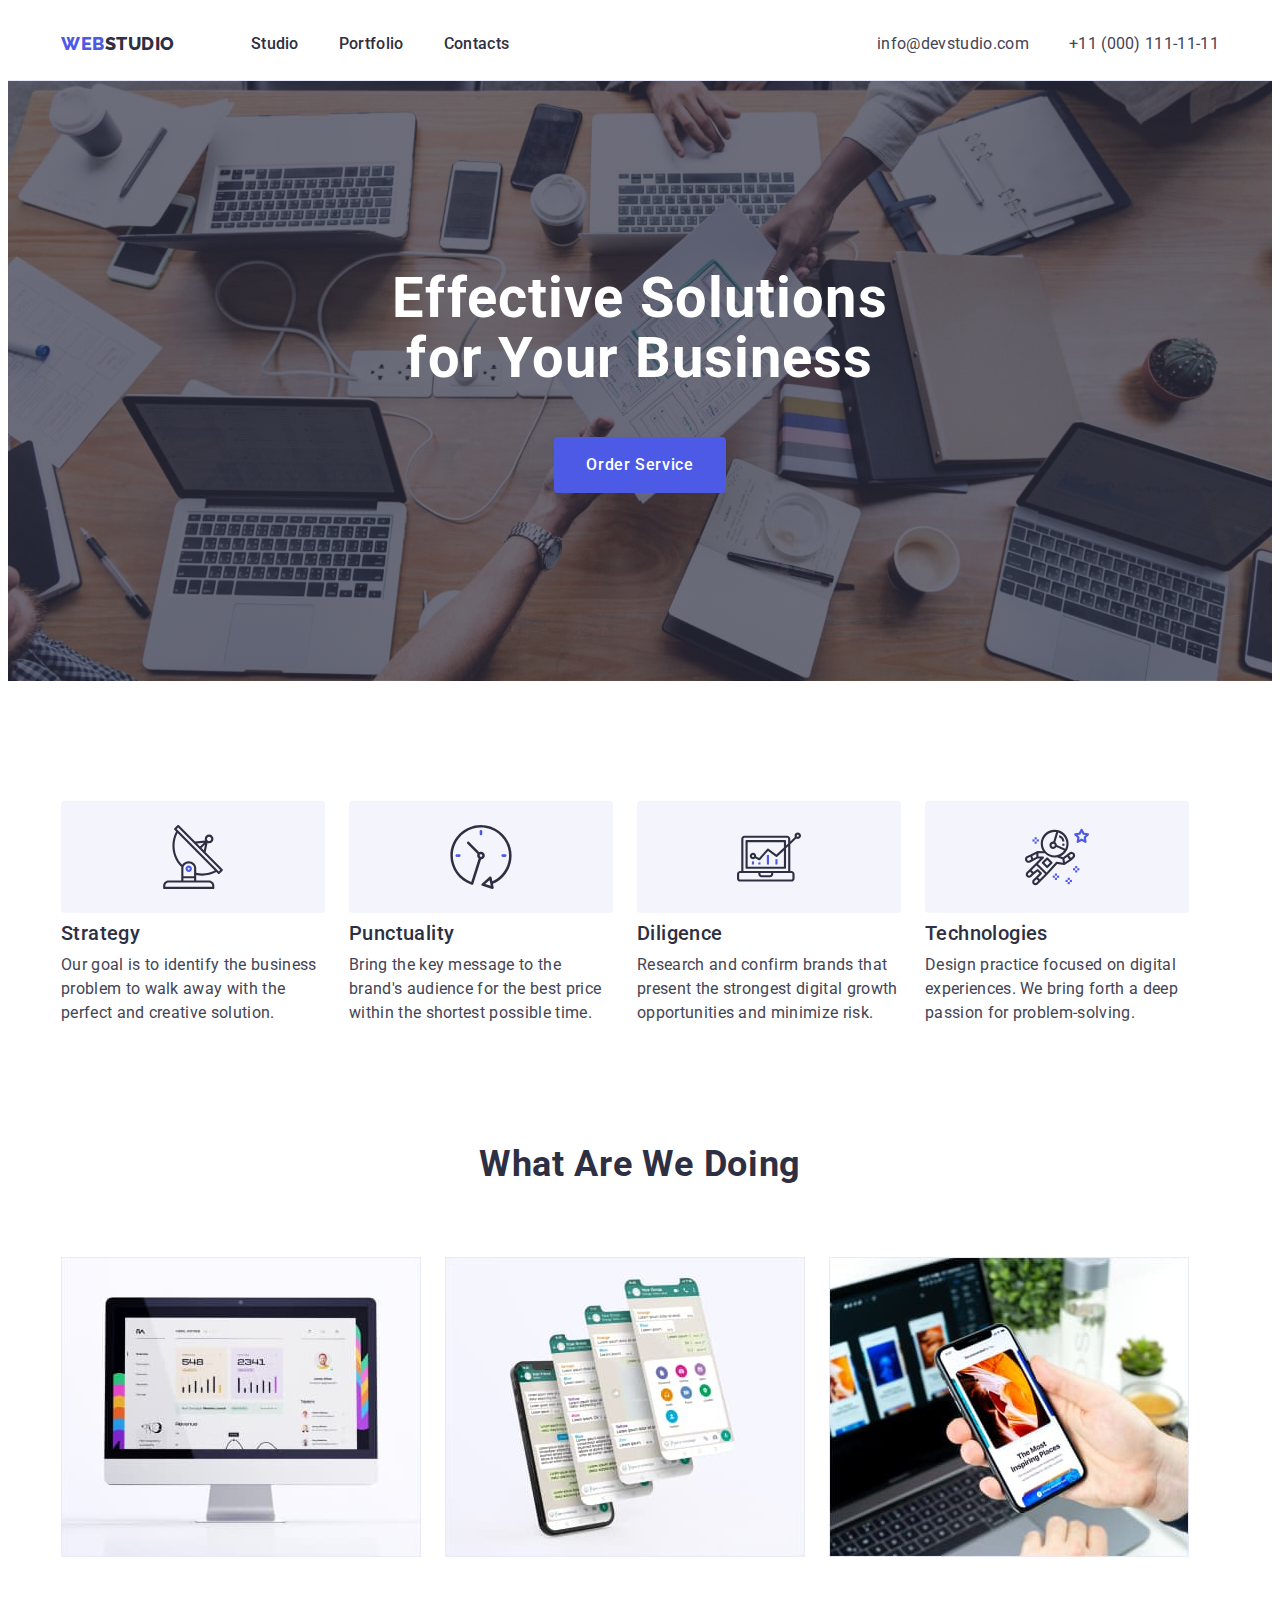
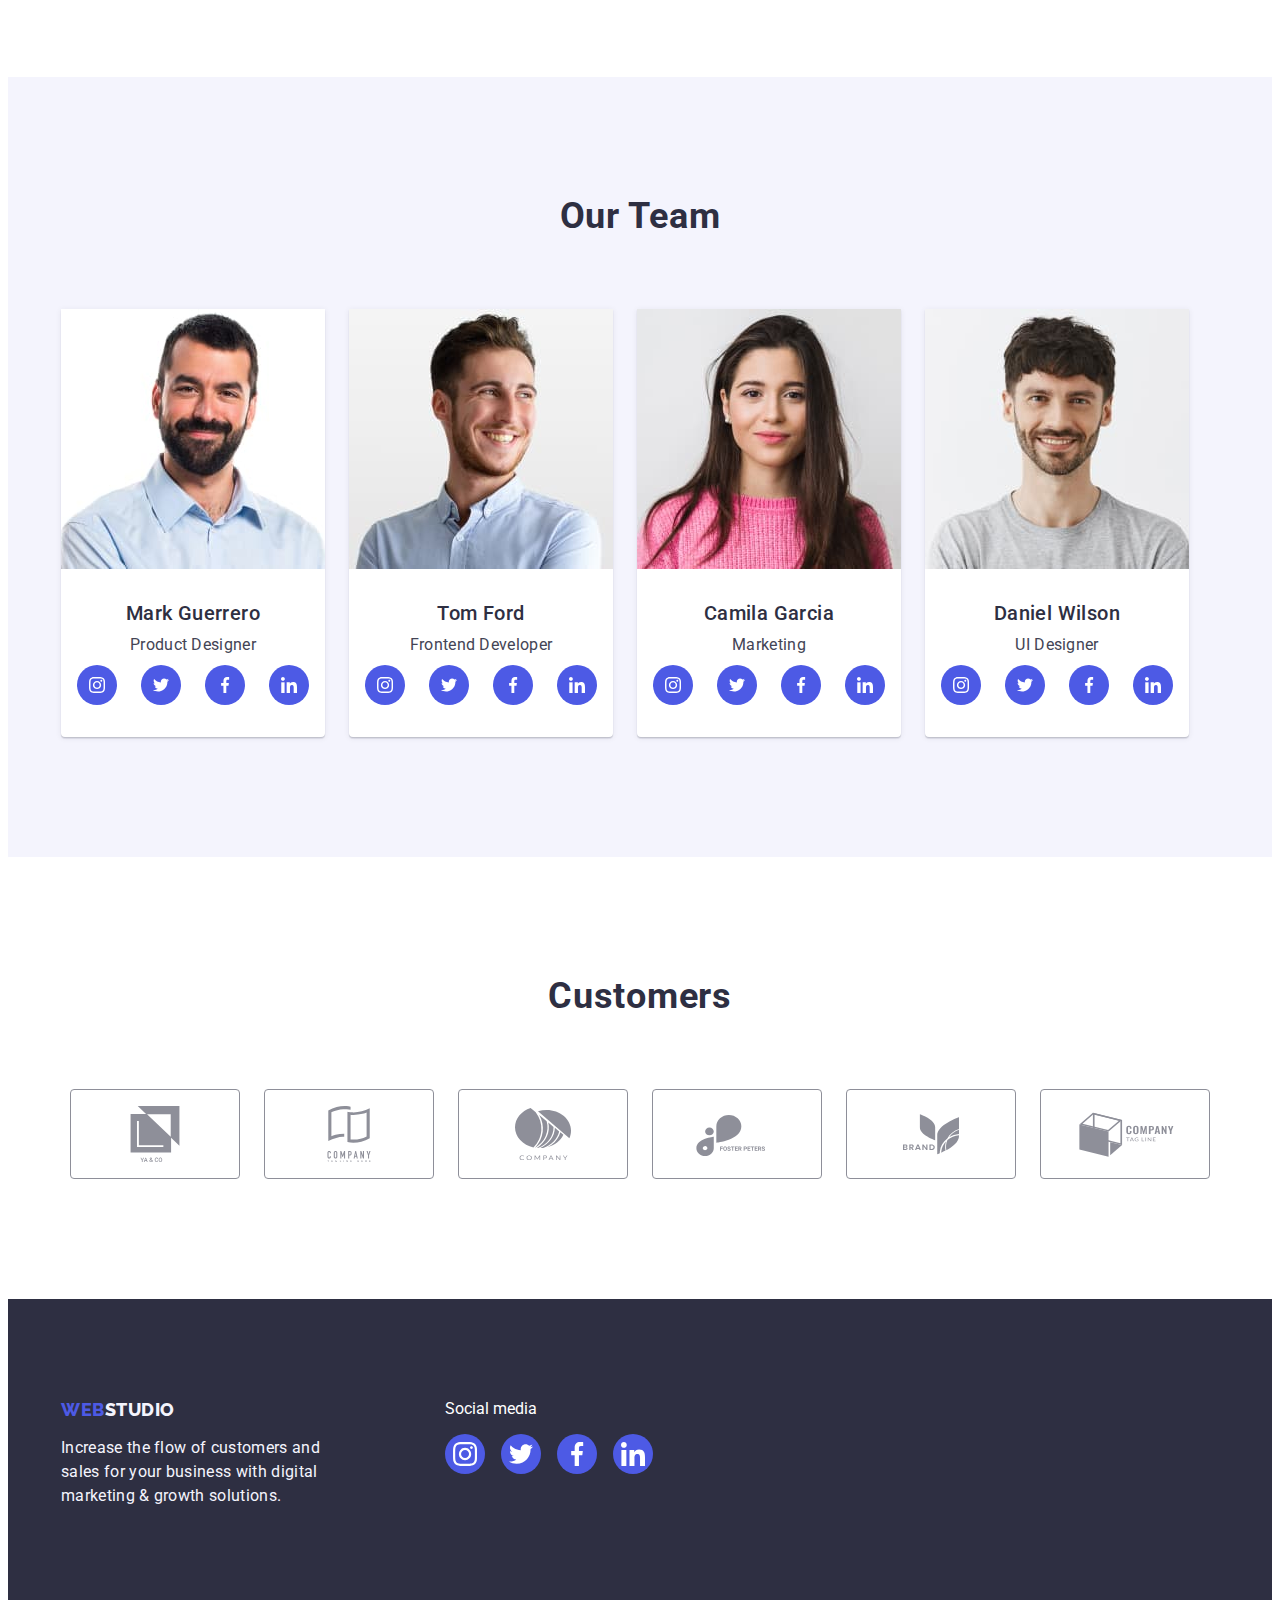
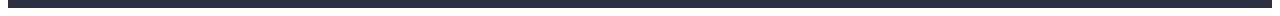
<file: index.html>
<!DOCTYPE html>
<html lang="en">
<head>
    <meta charset="UTF-8">
    <meta http-equiv="X-UA-Compatible" content="IE=edge">
    <meta name="viewport" content="width=device-width, initial-scale=1.0">
    <title>WebStudio</title>
    <link rel="preconnect" href="https://fonts.googleapis.com">
<link rel="preconnect" href="https://fonts.gstatic.com" crossorigin>
<link href="https://fonts.googleapis.com/css2?family=Raleway:wght@800&family=Roboto:wght@400;500;700;900&display=swap" rel="stylesheet">
<link rel="stylesheet" href="https://cdnjs.cloudflare.com/ajax/libs/modern-normalize/1.1.0/modern-normalize.min.css" integrity="sha512-wpPYUAdjBVSE4KJnH1VR1HeZfpl1ub8YT/NKx4PuQ5NmX2tKuGu6U/JRp5y+Y8XG2tV+wKQpNHVUX03MfMFn9Q==" crossorigin="anonymous" referrerpolicy="no-referrer" />
    <link rel="stylesheet" href="./css/styles.css">
</head>
<body>
    <header class="header"><div class="container header-container">
       <nav class="header-nav">  <a class="link logo" href="./index.html"> Web<span class="header-logo" >Studio</span></a>
        <ul class="list header-list">
            <li> <a class="link nav-list" href="./index.html">Studio</a> </li>
            <li>  <a class="link nav-list" href="./portfolio.html">Portfolio</a> </li>
            <li>  <a class="link nav-list" href="">Contacts</a> </li>
        </ul></nav>
      <address class="adress"> <ul class="list adress-list"><li>
        <a class=" mail link" href="mailto:info@devstudio.com">info@devstudio.com</a></li>
       <li><a class=" mail link" href="tel:+110001111111">+11 (000) 111-11-11</a></li></ul></address> </div>
    </header>
    <main>
        <section class="section-hero"><div class="container">
            <h1 class="title">Effective Solutions
for Your Business</h1>
<button class="hero-button" type="button">Order Service</button> 
</div>  </section>
        <section class="section section-two"><div class="
            container">
            <h2 hidden class="hidden-title">section2</h2>
<ul class="list list-section-two">
    <li ><a class="advantages-icons"><svg class="advantages-icon"><use href="./images/icons.svg#icon-antenna"></use></svg></a><h3 class="subtitle">Strategy</h3>
    <p class="text">Our goal is to identify the business
problem to walk away with the perfect and creative solution. </p></li>
    <li><a class="advantages-icons"><svg class="advantages-icon"><use href="./images/icons.svg#icon-clock"></use></svg></a><h3 class="subtitle">Punctuality</h3>
    
    <p class="text ">Bring the key message to the brand's audience for the best price within the shortest possible time.</p></li>
    <li><a class="advantages-icons"><svg class="advantages-icon"><use href="./images/icons.svg#icon-diagram"></use></svg></a><h3 class="subtitle">Diligence</h3>
    <p class="text ">Research and confirm brands that present the strongest digital growth opportunities and minimize risk.</p></li>
    <li><a class="advantages-icons"><svg class="advantages-icon"><use href="./images/icons.svg#icon-astronaut"></use></svg></a><h3 class="subtitle">Technologies</h3>
    <p class="text">Design practice focused on digital experiences. We bring forth a deep passion for problem-solving.</p></li>
</ul>
</div> </section>
        <section class="section"><div class="container">
            <h2 class="caption">
            What are we doing
        </h2>
        <ul class="list list-section-three">
            <li class="item-section-three"><img src="./images/comp.jpg" alt="computer" width="360"></li>
            <li class="item-section-three"><img src="./images/phone.jpg" alt="phone" width="360"></li>
            <li class="item-section-three"><img src="./images/phonecomp.jpg" alt="computer and phone " width="360"> </li>
        </ul></div>
    </section>
        <section class=" section section-our-team"><div class="container">
            <h2 class="caption">Our Team</h2>
            <ul class="list list-our-team "><li class="item item-our-team"> <img src="./images/mark.jpg" alt="Mark Guerrero" width="264"><div class="subtitle-our-team"><h3 class="headline">Mark Guerrero</h3><p class="desc">Product Designer</p>
                <ul class="list social-list"><li class=" social-item social-list-list"><a href="" class="social-link link-our-team"><svg width="16px" height="16px" class="social-icon"><use href="./images/icons.svg#icon-instagram"></use></svg></a></li>
                    <li class=" social-item social-list-list"><a href="" class="social-link link-our-team"><svg width="16px" height="16px" class="social-icon"><use href="./images/icons.svg#icon-Group"></use></svg></a></li>
                    <li class=" social-item social-list-list "><a href="" class="social-link link-our-team"><svg width="16px" height="16px" class="social-icon"><use href="./images/icons.svg#icon-facebook"></use></svg></a></li>
                    <li class=" social-item "><a href="" class="social-link link-our-team"><svg width="16px" height="16px" class="social-icon"><use href="./images/icons.svg#icon-linkedin"></use></svg></a></li>
                </ul></div></li>
            <li class="item item item-our-team"><img src="./images/tom.jpg" alt="Tom Ford" width="264"><div class="subtitle-our-team"><h3 class="headline">Tom Ford</h3><p class="desc">Frontend Developer</p>
                
                <ul class="list social-list"><li class=" social-item social-list-list "><a href="" class="social-link link-our-team"><svg width="16px" height="16px" class="social-icon"><use href="./images/icons.svg#icon-instagram"></use></svg></a></li>
                    <li class=" social-item social-list-list "><a href="" class="social-link link-our-team"><svg width="16px" height="16px" class="social-icon"><use href="./images/icons.svg#icon-Group"></use></svg></a></li>
                    <li class=" social-item social-list-list "><a href="" class="social-link link-our-team"><svg width="16px" height="16px" class="social-icon"><use href="./images/icons.svg#icon-facebook"></use></svg></a></li>
                    <li class=" social-item "><a href="" class="social-link link-our-team"><svg width="16px" height="16px" class="social-icon"><use href="./images/icons.svg#icon-linkedin"></use></svg></a></li>
                </ul>
                </div></li>
        <li class="item item item-our-team"><img src="./images/camila.jpg" alt="Camila Garcia" width="264"><div class="subtitle-our-team"><h3 class="headline">Camila Garcia</h3><p class="desc">Marketing</p>
            <ul class="list social-list"><li class=" social-item social-list-list "><a href="" class="social-link link-our-team"><svg width="16px" height="16px" class="social-icon"><use href="./images/icons.svg#icon-instagram"></use></svg></a></li>
                <li class=" social-item social-list-list "><a href="" class="social-link link-our-team"><svg width="16px" height="16px"  class="social-icon"><use href="./images/icons.svg#icon-Group"></use></svg></a></li>
                <li class=" social-item social-list-list "><a href="" class="social-link link-our-team"><svg width="16px" height="16px" class="social-icon"><use href="./images/icons.svg#icon-facebook"></use></svg></a></li>
                <li class=" social-item "><a href="" class="social-link link-our-team"><svg width="16px" height="16px" class="social-icon"><use href="./images/icons.svg#icon-linkedin"></use></svg></a></li>
            </ul>
            </div></li>
    <li class="item item item-our-team"><img src="./images/daniel.jpg" alt="Daniel Wilson" width="264"><div class="subtitle-our-team"><h3 class="headline">Daniel Wilson</h3><p class="desc">UI Designer</p>
        <ul class="list social-list"><li class=" social-item social-list-list "><a href="" class="social-link link-our-team"><svg width="16px" height="16px" class="social-icon"><use href="./images/icons.svg#icon-instagram"></use></svg></a></li>
            <li class=" social-item social-list-list"><a href="" class="social-link link-our-team"><svg width="16px" height="16px" class="social-icon"><use href="./images/icons.svg#icon-Group"></use></svg></a></li>
            <li class=" social-item social-list-list "><a href="" class="social-link link-our-team"><svg width="16px" height="16px" class="social-icon"><use href="./images/icons.svg#icon-facebook"></use></svg></a></li>
            <li class=" social-item "><a href="" class="social-link link-our-team"><svg width="16px" height="16px" class="social-icon"><use href="./images/icons.svg#icon-linkedin"></use></svg></a></li>
        </ul>
       </div></li>
</ul>
</div></section>
<section class="section"><div class="container">
    <h2 class="caption">Customers</h2>
    <ul class="customers-list list">
        <li ><a href="" class="customers-item"><svg class="customers-icon" width="104px" height="56px"><use href="./images/icons.svg#icon-groupone"></use></svg></a></li>
        <li ><a href="" class="customers-item"><svg  class="customers-icon" width="104px" height="56px"><use href="./images/icons.svg#icon-grouptwo"></use></svg></a></li>
        <li ><a href="" class="customers-item"><svg class="customers-icon"  width="104px" height="56px"><use href="./images/icons.svg#icon-groupthree"></use></svg></a></li>
        <li ><a href="" class="customers-item" ><svg class="customers-icon" width="104px" height="56px"><use href="./images/icons.svg#icon-groupfour"></use></svg></a></li>
        <li ><a href="" class="customers-item"><svg class="customers-icon" width="104px" height="56px"><use href="./images/icons.svg#icon-groupfive"></use></svg></a></li>
        <li ><a href="" class="customers-item"><svg  class="customers-icon" width="104px" height="56px"><use href="./images/icons.svg#icon-groupsix"></use></svg></a></li>
    </ul>
</div></section>

    </main>
    <footer class="footer"> <div class="container footer-container"><div><a class="link logo" href="./index.html"> Web<span class="footer-logo">Studio</span></a>
    <p class="footer-text">Increase the flow of customers and sales for your business with digital marketing & growth solutions.</p></div>
<div> <p class="text-social-media">Social media</p><ul class="list social-list"><li class=" social-item footer-item"><a href="" class="social-link footer-link"><svg width="24px" height="24px" class="social-icon"><use href="./images/icons.svg#icon-instagram"></use></svg></a></li>
    <li class=" social-item footer-item"><a href="" class="social-link footer-link"><svg width="24px" height="24px" class="social-icon"><use href="./images/icons.svg#icon-Group"></use></svg></a></li>
    <li class=" social-item footer-item"><a href="" class="social-link footer-link"><svg width="24px" height="24px" class="social-icon"><use href="./images/icons.svg#icon-facebook"></use></svg></a></li>
    <li class=" social-item  "><a href="" class="social-link footer-link"><svg width="24px" height="24px" class="social-icon"><use href="./images/icons.svg#icon-linkedin"></use></svg></a></li>
</ul></div>
</div></footer>
</body>
</html>
</file>
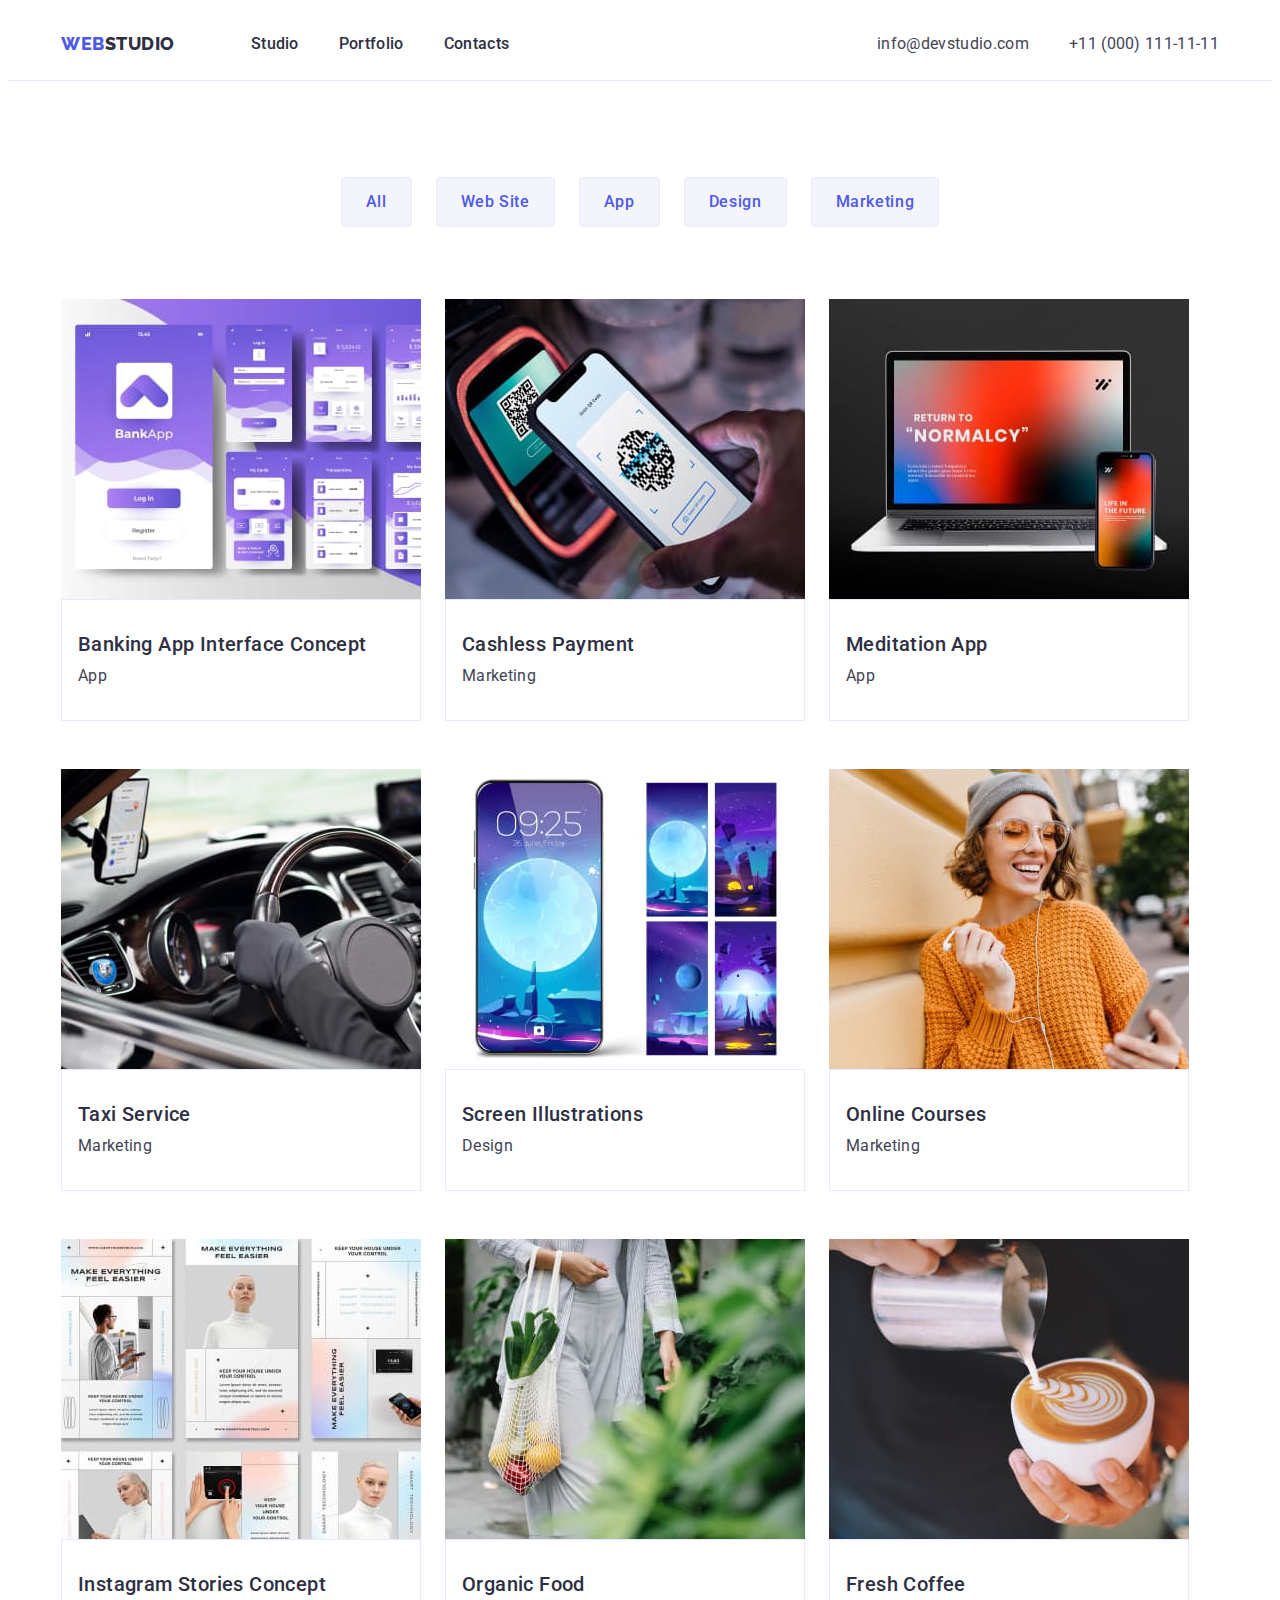
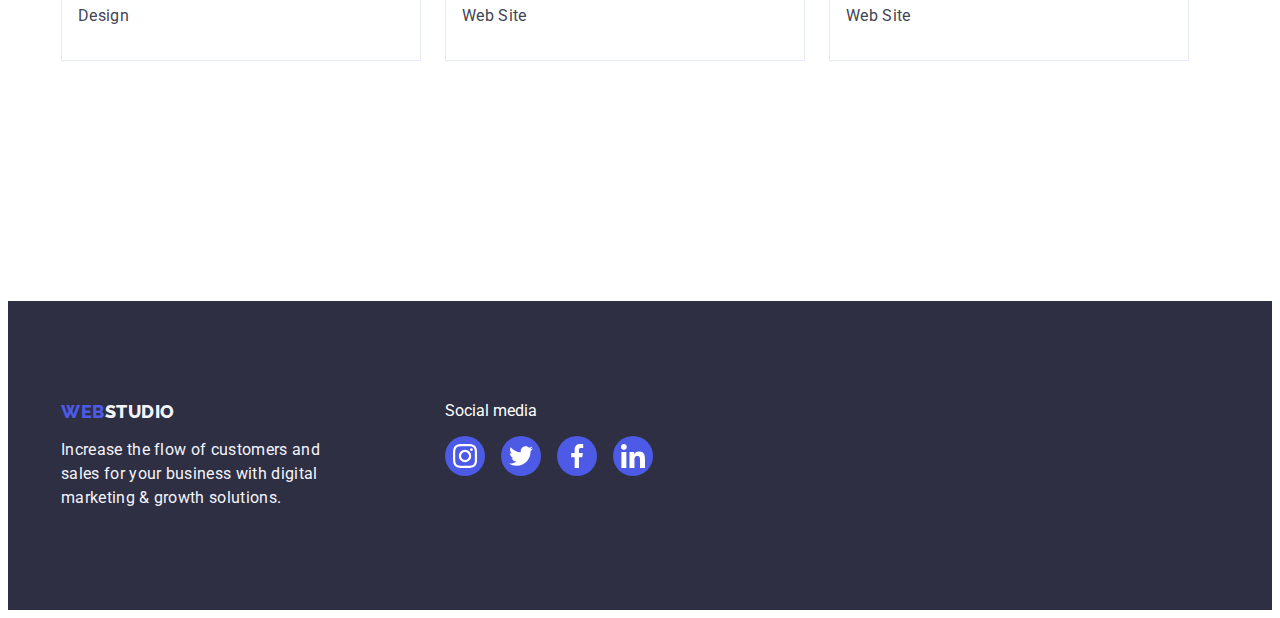
<file: portfolio.html>
<!DOCTYPE html>
<html lang="en">
<head>
    <meta charset="UTF-8">
    <meta http-equiv="X-UA-Compatible" content="IE=edge">
    <meta name="viewport" content="width=device-width, initial-scale=1.0">
    <title>Portfolio</title>
    <link rel="preconnect" href="https://fonts.googleapis.com">
    <link rel="preconnect" href="https://fonts.gstatic.com" crossorigin>
    <link href="https://fonts.googleapis.com/css2?family=Raleway:wght@800&family=Roboto:wght@400;500;700;900&display=swap" rel="stylesheet">
    <link rel="stylesheet" href="https://cdnjs.cloudflare.com/ajax/libs/modern-normalize/1.1.0/modern-normalize.min.css" integrity="sha512-wpPYUAdjBVSE4KJnH1VR1HeZfpl1ub8YT/NKx4PuQ5NmX2tKuGu6U/JRp5y+Y8XG2tV+wKQpNHVUX03MfMFn9Q==" crossorigin="anonymous" referrerpolicy="no-referrer" />
    <link rel="stylesheet" href="./css/styles.css">
</head>
<body>
    <header class="header"><div class="container header-container">
        <nav class="header-nav"> <a class="link logo " href="./index.html"> Web<span class="header-logo">Studio</span></a>
         <ul class="list header-list ">
             <li> <a class="link nav-list" href="./index.html">Studio</a> </li>
             <li>  <a class="link nav-list" href="./portfolio.html">Portfolio</a> </li>
             <li>  <a class="link nav-list" href="">Contacts</a> </li>
         </ul></nav>
       <address class="adress"><ul class="list adress-list"><li><a class="link mail" href="mailto:info@devstudio.com">info@devstudio.com</a></li>
        <li><a class="link mail" href="tel:+110001111111">+11 (000) 111-11-11</a></li></ul></address> </div>
     </header>
     <main>
        <section class="section-portfolio"><div class="container">
            <h1 hidden >Portfolio</h1>
            <ul class="list list-button">
            <li><button class="button-portfolio" type="button">All </button></li>
            <li><button class="button-portfolio" type="button">Web Site </button></li>
            <li><button class="button-portfolio" type="button"> App</button></li>
            <li><button class="button-portfolio" type="button"> Design</button></li>
            <li><button class="button-portfolio" type="button">Marketing </button></li>
        </ul>
            <ul class="list list-portfolio">
                <li class="item-potrfolio"><a class="link link-portfolio"><img src="./images/bank.jpg" alt="Banking App Concept" width="360"><div class="subtitle-portfolio"><h2 class="subtitle">Banking App Interface Concept</h2> <p class="text
                    ">App</p> </div></a></li>
                <li class="item-potrfolio"><a class="link link-portfolio"><img src="./images/cashless.jpg" alt="Payment" width="360"><div class="subtitle-portfolio"><h2 class="subtitle">Cashless Payment</h2> <p class="text">Marketing</p> </div></a> </li>
                <li class="item-potrfolio"><a class="link link-portfolio"><img src="./images/app.jpg" alt="Meditation App" width="360"><div class="subtitle-portfolio"> <h2 class="subtitle ">Meditation App</h2> <p class="text
                    ">App</p></div> </a></li>
                <li class="item-potrfolio"><a class="link link-portfolio"><img src="./images/taxi.jpg" alt="steering wheel" width="360"> <div class="subtitle-portfolio"><h2 class="subtitle">Taxi Service</h2> <p class="text">Marketing</p></div></a> </li>
                <li class="item-potrfolio"><a class="link link-portfolio"><img src="./images/illustrations.jpg" alt="Screen Illustrations" width="360"><div class="subtitle-portfolio"><h2 class="subtitle">Screen Illustrations</h2> <p class="text
                    ">Design</p> </div> </a></li>
                <li class="item-potrfolio"><a class="link link-portfolio"><img src="./images/courses.jpg" alt="woman leading a course on the phone" width="360"> <div class="subtitle-portfolio"><h2 class="subtitle">Online Courses</h2> <p class="text
                    "> Marketing</p> </div></a></li>
                <li class="item-potrfolio"><a class="link link-portfolio"><img src="./images/instagram.jpg" alt="Instagram Stories Concept" width="360"><div class="subtitle-portfolio"><h2 class="subtitle">Instagram Stories Concept</h2> <p class="text
                    ">Design</p> </div> </a></li>
                <li class="item-potrfolio"><a class="link link-portfolio"><img src="./images/food.jpg" alt="Organic Food" width="360"><div class="subtitle-portfolio"><h2 class="subtitle">Organic Food</h2> <p class="text
                    ">Web Site</p></div></a>  </li>
                <li class="item-potrfolio"><a class="link link-portfolio"><img src="./images/coffee.jpg" alt="a cup of coffee" width="360"><div class="subtitle-portfolio"> <h2 class="subtitle">Fresh Coffee</h2><p class="text
                    ">Web Site</p></div> </a> </li>
            </ul></div>
        </section>
        
    </main>

    <footer class="footer"> <div class="container footer-container"><div><a class="link logo" href="./index.html"> Web<span class="footer-logo">Studio</span></a>
        <p class="footer-text">Increase the flow of customers and sales for your business with digital marketing & growth solutions.</p></div>
    <div> <p class="text-social-media">Social media</p><ul class="list social-list"><li class=" social-item footer-item"><a class="social-link footer-link"><svg width="24px" height="24px" class="social-icon"><use href="./images/icons.svg#icon-instagram"></use></svg></a></li>
        <li class=" social-item footer-item"><a class="social-link footer-link"><svg width="24px" height="24px" class="social-icon"><use href="./images/icons.svg#icon-Group"></use></svg></a></li>
        <li class=" social-item footer-item"><a class="social-link footer-link"><svg width="24px" height="24px" class="social-icon"><use href="./images/icons.svg#icon-facebook"></use></svg></a></li>
        <li class=" social-item  "><a class="social-link footer-link"><svg width="24px" height="24px" class="social-icon"><use href="./images/icons.svg#icon-linkedin"></use></svg></a></li>
    </ul></div>
    </div></footer>
</body>
</html>
</file>
<file: css/styles.css>
:root {
    --primary-font:'Roboto', sans-serif;
    --logo-font:'Raleway',sans-serif;
    --text-color:#434455;
    --header-logo:#2E2F42;
    --logo-color:#4D5AE5;
    --footer-logo:#F4F4FD;
    --background-hero--footer-color:#2E2F42;
    --footer-text:#F4F4FD;
    --nav-list-color:#2E2F42;
    --color-footer-hover:#404BBF;
    --hero--text---:#FFFFFF;
    --button-color---: #4D5AE5;
    --background-section--: #F4F4FD;
    
}
p,h1,h2,h3,h4,h5,h6{
    margin: 0;}

ul{
    margin: 0;
    padding-left: 0;
}
button{
    cursor: pointer;
}
.visually-hidden {
    position: absolute;
    width: 1px;
    height: 1px;
    margin: -1px;
    border: 0;
    padding: 0;
    white-space: nowrap;
    clip-path: inset(100%);
    clip: rect(0 0 0 0);
    overflow: hidden;
  }
  
img {
    display: block;
     max-width: 100%;
     height: auto;
  }

.list{
    list-style: none;}
.link{
    text-decoration: none;}
body{
    font-family: var(--primary-font);
    color: var(--text-color);
background-color: var(--hero--text---);}

.container
{ 
   width:  1158px;
  padding:0 15px;
    margin: 0 auto;
  
}

   /*--------------------------HEADER----------------------------------*/
   .header{
    background-color:var(--hero--text---);
    border-bottom:1px solid #E7E9FC;
    padding-top: 24px;
    padding-bottom: 24px;
   }
   .header-container{
    display: flex;
    align-items: center;
   }
   .header-nav{
    display: flex;
  align-items: center;
  margin-right: auto;
   }
   .header-list{
    display: flex;
    gap: 40px;
    

   }
   .adress-list{
    display: flex;
    gap: 40px;
   }
   .logo{
    font-family:var(--logo-font);
font-weight: 800;
font-size: 18px;
line-height:1.17;
align-items: center;
letter-spacing: 0.03em;
text-transform: uppercase;
color:var(--logo-color);
margin-right: 76px;
   }
.header-logo{
 
color:var(--header-logo) ;
}
.nav-list{
font-weight:500;
font-size: 16px;
line-height:1.5;
letter-spacing: 0.02em;
color:var(--nav-list-color) ;

}
.nav-list:hover,
.nav-list:focus{
    color: var(--color-footer-hover);
}
.adress{font-style:inherit;
   
}
.mail{
    font-size: 16px;
    line-height: 1.5; 
    letter-spacing: 0.02em; 
    color: var(--text-color);   
}
.mail:hover,
.mail:focus{
    color: var(--color-footer-hover);
}

/*-------FOOTER-----------*/
.footer-logo{
color: var(--footer-logo);
}
.footer{
background-color: var(--background-hero--footer-color);
padding-top:100px;
padding-bottom: 100px;


}
.footer-container{
    display: flex;
    gap: 120px;
}
.text-social-media{
    color: #FFFFFF;
    margin-bottom: 16px;
}


.footer-text{

font-size: 16px;
line-height:1.5;
letter-spacing: 0.02em;
color:var(--footer-text);
margin-top: 16px;
max-width: 264px;
}
.footer-item{
    margin-right:16px;
}
.footer-link{
    background-color:  #4D5AE5;
}
.footer-link:hover,
.footer-link:focus{
    background-color:  #31D0AA;
}
/*-----INDEX-------------*/
.section{
    padding-top: 120px;
    padding-bottom: 120px;
}
/*-----HERO----------*/
.section-hero{background-color: var(--background-hero--footer-color);
    padding:188px 0;
    background-image: linear-gradient(rgba(46, 47, 66, 0.7), rgba(46, 47, 66, 0.7)), url(../images/heroimg.jpg);
    background-size:cover;
background-position: center;
    background-repeat: no-repeat;
    max-width: 1440px;
    margin: 0 auto;
  


}
.title{
    
font-size: 56px;
line-height:1.07;
text-align: center;
letter-spacing: 0.02em;
color:var(--hero--text---) ;
margin: 0 auto 48px;
width: 496px;

}
.hero-button{color: var(--hero--text---);
    font-family:inherit;
    font-weight: 500;
    font-size: 16px;
    line-height: 1.5;   
padding: 16px 32px;
border: transparent;
border-radius: 4px;
min-width: 169px;
display: block;
margin: 0 auto;
  
    letter-spacing: 0.04em;
    background-color: var(--button-color---);
    cursor: pointer;

}
.hero-button:hover,
.hero-button:focus{
    background-color:var(--color-footer-hover);
}
/*----------SECTION2--------*/
.advantages-icon{
    width: 64px;
    height: 64px;
    
}
.advantages-icons{
    background: #F4F4FD;
border-radius: 4px;
    display: block;
    width: 264px;
    height: 112px;
   display: flex;
   align-items:center;
   justify-content: center;
    margin-bottom: 8px;
    
   
}
.section-two{
    padding-bottom: 0;
}
.list-section-two{
    display: flex;
    gap: 24px;
   
}
.subtitle{
    font-weight: 500;
font-size: 20px;
line-height: 1.2;
letter-spacing: 0.02em;
color: var(--nav-list-color);
}
.text{
    font-size: 16px;
    line-height:1.5;
    letter-spacing: 0.02em;
width: 264px;
margin-top: 8px;
}
/*------SECTION3----------*/
.list-section-three{
    margin-top: 72px;
    display: flex;
    gap: 24px;

}
.item-section-three{
    width:calc((100%-48px)/3);
}
.caption{
    font-weight: 700;
font-size: 36px;
line-height:1.11;
text-align: center;
letter-spacing: 0.02em;
text-transform: capitalize;
color:var(--nav-list-color);

}
.section-our-team{
    background-color:var(--background-section--);
}

.item
{background-color: var(--hero--text---);

}
.headline{
    font-weight: 500;
font-size: 20px;
line-height:1.2;
text-align: center;
letter-spacing: 0.02em;
color: var(--nav-list-color);
}
.desc{
   
font-size: 16px;
line-height: 1.5;
text-align: center;
letter-spacing: 0.02em;
}

/*----------SECTION4-------------*/
.list-our-team{
    margin-top: 72px;
    display: flex;
    gap:24px;
}
.item-our-team{
    width: calc((100%-72px)/4);
    border-radius: 0px 0px 4px 4px;
    box-shadow: 0px 1px 6px rgba(46, 47, 66, 0.08), 0px 1px 1px rgba(46, 47, 66, 0.16), 0px 2px 1px rgba(46, 47, 66, 0.08);
}
.subtitle-our-team{
    padding:32px 16px;
}
.headline{
    margin-bottom: 8px;
}
.social-list{
    margin-top: 8px;
    display: flex;
    justify-content: center;
    
}
.social-list-list{
    margin-right: 24px;
}

.social-item {
width: 40px;
height: 40px;
}
.social-link{
    width: 100%;
    height: 100%;
   
    border-radius: 50%;
    display: flex;
  align-items: center;
  justify-content: center;
  
}
.link-our-team{background: #4D5AE5;

}
.social-icon{

    fill: #FFFFFF;
}
.link-our-team:hover,
.link-our-team:focus{
    background-color: #404BBF;
}
/*-----------SECTION5----------*/
.customers-list{
    margin-top: 72px;
    display: flex;
gap: 24px;
align-items: center;
justify-content: center;
}
.customers-item{
    
    display: flex;
    align-items: center;
    justify-content: center;
    width:168px;
    height: 88px;
    border: 1px solid #8E8F99;
    border-radius: 4px;
color:#8E8F99;
    
}
.customers-icon{

fill: currentColor;
}
.customers-item:hover,
.customers-item:focus{
    border: 1px solid #404BBF;
    color: #404BBF;
}

/*----------PORTFOLIO-------*/
.list-button{
    display: flex;
    gap: 24px;
    
    margin-bottom: 72px;
    justify-content: center;
   
}
.button-portfolio{font-family: inherit;
    font-weight: 500;
    font-size: 16px;
    line-height:1.5;
     display: flex;
    align-items: center;
    text-align: center;
    letter-spacing: 0.04em;  
    color:var(--button-color---);
    background-color:var(--background-section--);
    cursor: pointer;
    border: 1px solid #E7E9FC;
border-radius: 4px;
padding: 12px 24px;

}
.button-portfolio:focus,
.button-portfolio:hover{
    color:var(--hero--text---);
    background-color: var(--color-footer-hover);
    box-shadow: 0px 3px 1px rgba(0, 0, 0, 0.1), 0px 2px 1px rgba(0, 0, 0, 0.08), 0px 2px 2px rgba(0, 0, 0, 0.12);
    border:1px solid #404BBF ;
    
}
.list-portfolio{
    display: flex;
    padding-bottom: 120px;
    flex-wrap: wrap;
    row-gap: 48px;
    column-gap: 24px;
    
}
.item-portfolio {
    width:calc((100%-48px)/3) ;
    
    
}

.link-portfolio{
    display:block;
    width: 360px;
}
.link-portfolio:hover,
.link-portfolio:focus{
    
box-shadow: 0px 1px 6px rgba(46, 47, 66, 0.08), 0px 1px 1px rgba(46, 47, 66, 0.16), 0px 2px 1px rgba(46, 47, 66, 0.08);
}

.subtitle-portfolio{
    border: 1px solid #E7E9FC;
    padding-top: 32px;
    padding-bottom: 32px;
    padding-left: 16px;
} 
.section-portfolio{
    padding-top: 96px;
    padding-bottom: 120px;
}
</file>
